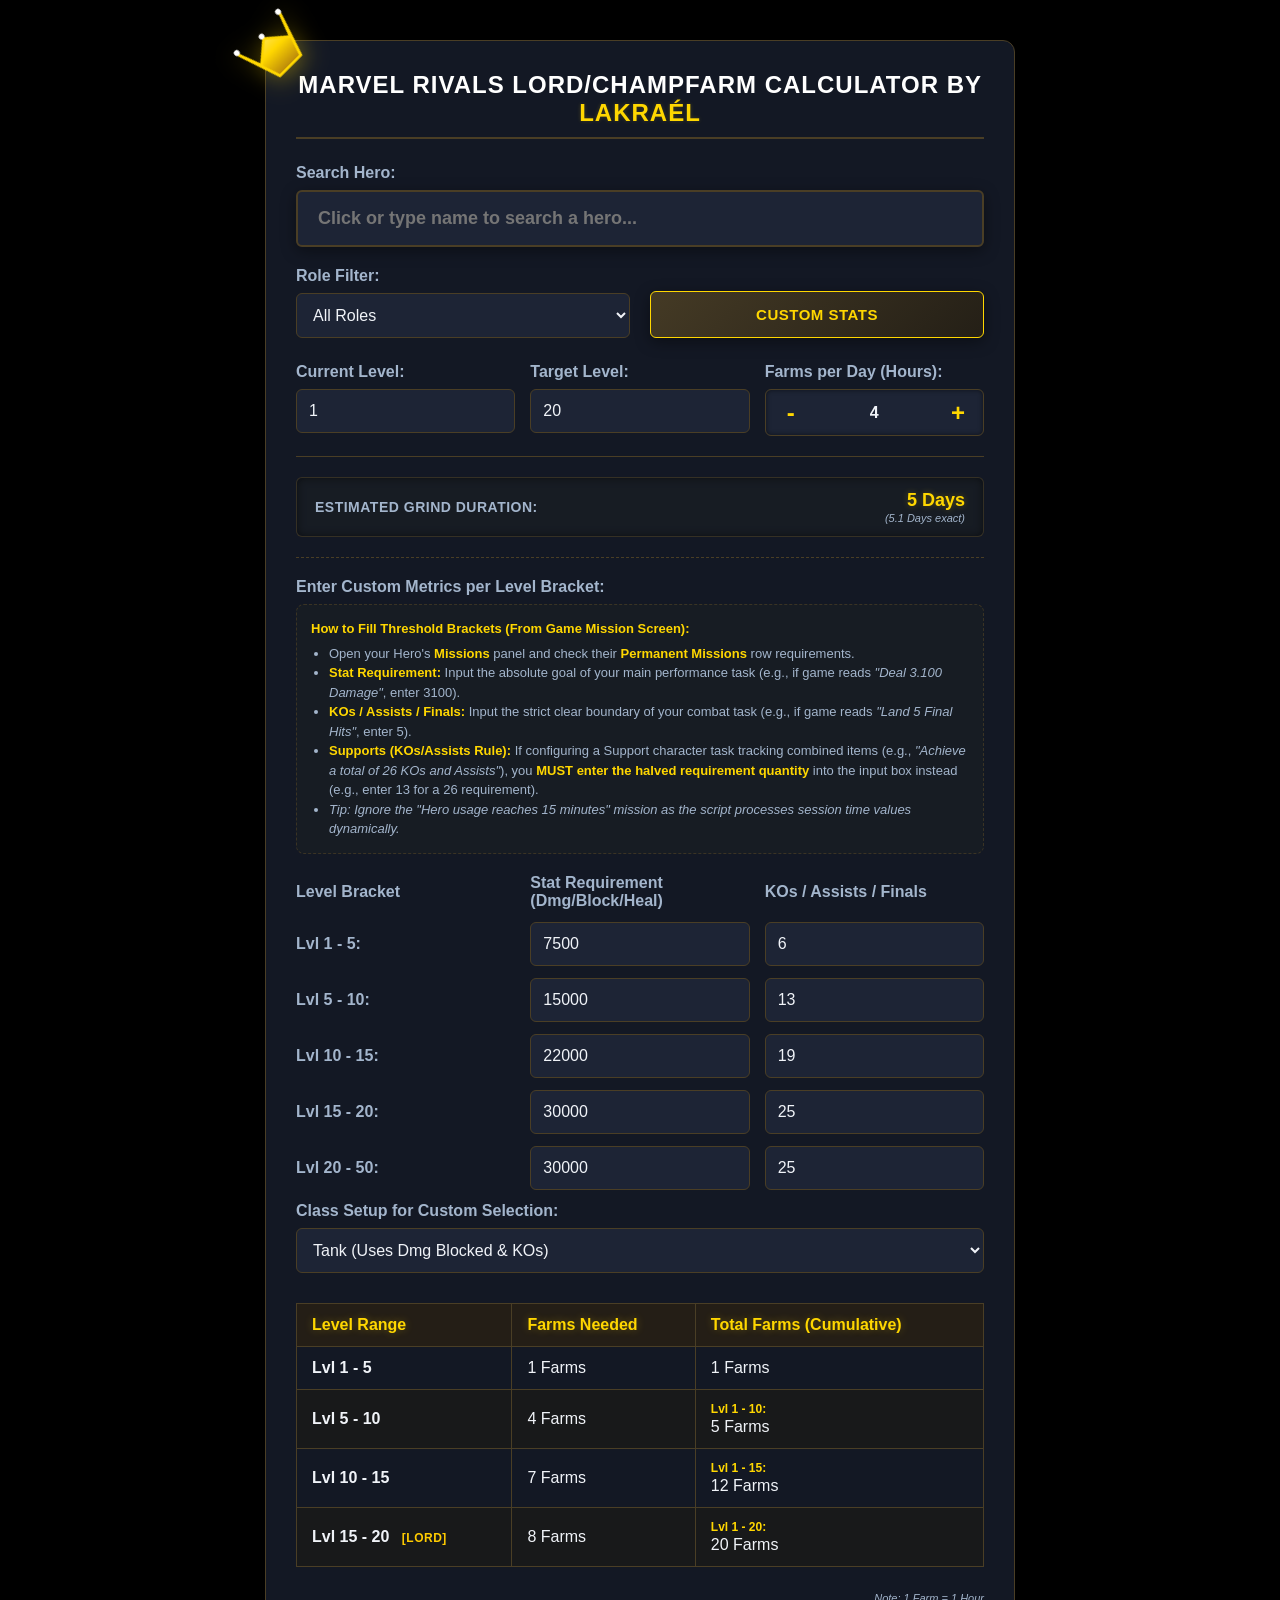
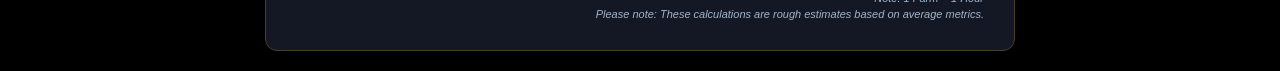
<file: index.html>
<!DOCTYPE html>
<html lang="en">
<head>
    <meta charset="UTF-8">
    <meta name="viewport" content="width=device-width, initial-scale=1.0">
    <title>Marvel Rivals Lord/Champfarm Calculator by Lakraél</title>
    <link rel="stylesheet" href="style.css">
</head>
<body>

<div class="calculator-card">
    
    <div class="crown-wrapper">
        <div class="crown-tooltip">Hey G</div>
        <svg class="card-crown-svg" viewBox="0 0 24 24" fill="none" xmlns="http://www.w3.org/2000/svg">
            <path d="M2 4L5 12L12 6L19 12L22 4L17 19H7L2 4Z" fill="url(#goldGradient)" stroke="#ffd700" stroke-width="1" stroke-linejoin="round"/>
            <circle cx="2" cy="3" r="1" fill="#ffffff" />
            <circle cx="12" cy="5" r="1" fill="#ffffff" />
            <circle cx="22" cy="3" r="1" fill="#ffffff" />
            <defs>
                <linearGradient id="goldGradient" x1="12" y1="3" x2="12" y2="19" gradientUnits="userSpaceOnUse">
                    <stop offset="0%" stop-color="#ffe875" />
                    <stop offset="50%" stop-color="#ffd700" />
                    <stop offset="100%" stop-color="#b8860b" />
                </linearGradient>
            </defs>
        </svg>
    </div>

    <h1>Marvel Rivals Lord/Champfarm Calculator by <span class="shimmer-name">Lakraél</span></h1>
    
    <div class="main-search-row">
        <label for="charSearch">Search Hero:</label>
        <input type="text" id="charSearch" placeholder="Click or type name to search a hero..." autocomplete="off">
        <div id="suggestionsPanel" class="suggestions-list"></div>
    </div>

    <div class="info-banner-base" id="characterInfoBox">
        <div class="info-card-title">⚠️ Character-specific information:</div>
        <div class="info-card-text" id="characterInfoText"></div>
    </div>

    <!-- ADJUSTED BALANCED GRID SITTING FLUSH TOGETHER WITHOUT OVERLAPPING LABEL GAPS -->
    <div class="secondary-controls-grid">
        <div style="width: 100%;">
            <label for="roleFilter">Role Filter:</label>
            <select id="roleFilter">
                <option value="ALL">All Roles</option>
                <option value="DPS">DPS</option>
                <option value="Tank">Tank</option>
                <option value="Support">Support</option>
            </select>
        </div>
        <button class="btn-custom-stats" id="openStatsModal">Custom Stats</button>
    </div>

    <div class="info-banner-base role-info-card" id="roleInfoBox">
        <div class="info-card-title" id="roleInfoTitle"></div>
        <div class="info-card-text" id="roleInfoText"></div>
    </div>

    <div class="level-tracker-grid">
        <div class="form-group" style="margin-bottom: 0;">
            <label for="currentLevel">Current Level:</label>
            <input type="number" id="currentLevel" value="1" min="1" max="50">
        </div>
        <div class="form-group" style="margin-bottom: 0; position: relative;">
            <label for="targetLevel">Target Level:</label>
            <input type="number" id="targetLevel" value="20" min="1" max="50">
            <div id="targetLevelHint" style="font-size: 11px; color: var(--accent-color); margin-top: 4px; display: none; font-style: italic; position: absolute; top: 100%; left: 0; white-space: nowrap; z-index: 10;">Info: You can select any target level from 1 to 50.</div>
        </div>
        <div class="form-group" style="margin-bottom: 0;">
            <label>Farms per Day (Hours):</label>
            <div class="counter-container">
                <button type="button" class="counter-btn" id="btnMinus">-</button>
                <div class="counter-display" id="farmsPerDayDisplay">4</div>
                <button type="button" class="counter-btn" id="btnPlus">+</button>
            </div>
        </div>
    </div>

    <div class="planner-result-bar">
        <span class="planner-bar-title">Estimated Grind Duration:</span>
        <div class="planner-bar-values">
            <div id="daysResultDisplay" class="planner-main-value">0 Days</div>
            <div id="exactDaysDisplay" class="planner-sub-value">(0.0 Days exact)</div>
        </div>
    </div>

    <!-- Custom Threshold Input Fields -->
    <div id="customInputs" class="custom-inputs">
        <label>Enter Custom Metrics per Level Bracket:</label>
        
        <div class="custom-tutorial-box">
            <strong>How to Fill Threshold Brackets (From Game Mission Screen):</strong>
            <ul>
                <li>Open your Hero's <strong>Missions</strong> panel and check their <strong>Permanent Missions</strong> row requirements.</li>
                <li><strong>Stat Requirement:</strong> Input the absolute goal of your main performance task (e.g., if game reads <em>"Deal 3.100 Damage"</em>, enter <code>3100</code>).</li>
                <li><strong>KOs / Assists / Finals:</strong> Input the strict clear boundary of your combat task (e.g., if game reads <em>"Land 5 Final Hits"</em>, enter <code>5</code>).</li>
                <li><strong>Supports (KOs/Assists Rule):</strong> If configuring a Support character task tracking combined items (e.g., <em>"Achieve a total of 26 KOs and Assists"</em>), you <strong>MUST enter the halved requirement quantity</strong> into the input box instead (e.g., enter <code>13</code> for a 26 requirement).</li>
                <li><em>Tip: Ignore the "Hero usage reaches 15 minutes" mission as the script processes session time values dynamically.</em></li>
            </ul>
        </div>

        <div class="grid-row">
            <span>Level Bracket</span>
            <span>Stat Requirement (Dmg/Block/Heal)</span>
            <span>KOs / Assists / Finals</span>
        </div>
        <div class="grid-row">
            <span>Lvl 1 - 5:</span>
            <input type="number" id="custom_d1" value="7500">
            <input type="number" id="custom_c1" value="6">
        </div>
        <div class="grid-row">
            <span>Lvl 5 - 10:</span>
            <input type="number" id="custom_d2" value="15000">
            <input type="number" id="custom_c2" value="13">
        </div>
        <div class="grid-row">
            <span>Lvl 10 - 15:</span>
            <input type="number" id="custom_d3" value="22000">
            <input type="number" id="custom_c3" value="19">
        </div>
        <div class="grid-row">
            <span>Lvl 15 - 20:</span>
            <input type="number" id="custom_d4" value="30000">
            <input type="number" id="custom_c4" value="25">
        </div>
        <div class="grid-row">
            <span>Lvl 20 - 50:</span>
            <input type="number" id="custom_d5" value="30000">
            <input type="number" id="custom_c5" value="25">
        </div>
        <div class="form-group" style="margin-top: 10px;">
            <label for="customClass">Class Setup for Custom Selection:</label>
            <select id="customClass">
                <option value="Tank">Tank (Uses Dmg Blocked & KOs)</option>
                <option value="Support">Support (Uses Healing & Combined KOs/Assists)</option>
                <option value="DPS">DPS (Uses Damage & Finals)</option>
            </select>
        </div>
    </div>

    <div class="table-container">
        <table>
            <thead>
                <tr>
                    <th>Level Range</th>
                    <th>Farms Needed</th>
                    <th>Total Farms (Cumulative)</th>
                </tr>
            </thead>
            <tbody id="resultTableBody"></tbody>
        </table>
    </div>

    <div class="footer-container">
        <div>Note: 1 Farm = 1 Hour</div>
        <div>Please note: These calculations are rough estimates based on average metrics.</div>
    </div>
</div>

<!-- POPUP MODAL -->
<div class="modal-overlay" id="statsModal">
    <div class="modal-content">
        <h3>Global Core Stats Setup</h3>
        <div class="modal-explain-text">
            Changing these values updates your global matchmaking output, directly altering the overall points generated per farm across all heroes.
        </div>
        
        <div class="modal-grid">
            <div class="form-group">
                <label for="modalDmg">Damage:</label>
                <input type="number" id="modalDmg" value="196000" min="0" max="200000">
                <div class="stat-limit-hint">Max 200k</div>
            </div>
            <div class="form-group">
                <label for="modalBlocked">Dmg Blocked (Tanks):</label>
                <input type="number" id="modalBlocked" value="196000" min="0" max="200000">
                <div class="stat-limit-hint">Max 200k</div>
            </div>
            <div class="form-group">
                <label for="modalHealing">Healing (Supports):</label>
                <input type="number" id="modalHealing" value="196000" min="0" max="200000">
                <div class="stat-limit-hint">Max 200k</div>
            </div>
            <div class="form-group">
                <label for="modalKos">KOs (Tank Stat):</label>
                <input type="number" id="modalKos" value="70" min="0">
            </div>
            <div class="form-group">
                <label for="modalAssists">Assists (Support Stat):</label>
                <input type="number" id="modalAssists" value="100" min="0">
            </div>
            <div class="form-group">
                <label for="modalFinals">Finals (DPS Stat):</label>
                <input type="number" id="modalFinals" value="77" min="0" max="80">
                <div class="stat-limit-hint">Max 80</div>
            </div>
        </div>

        <div class="modal-buttons">
            <button class="btn-modal btn-cancel" id="closeStatsModal">Cancel</button>
            <button class="btn-modal btn-reset" id="resetStatsModal">Reset Defaults</button>
            <button class="btn-modal btn-confirm" id="saveStatsModal">Apply & Save</button>
        </div>
    </div>
</div>

<script src="script.js"></script>
</body>
</html>
</file>
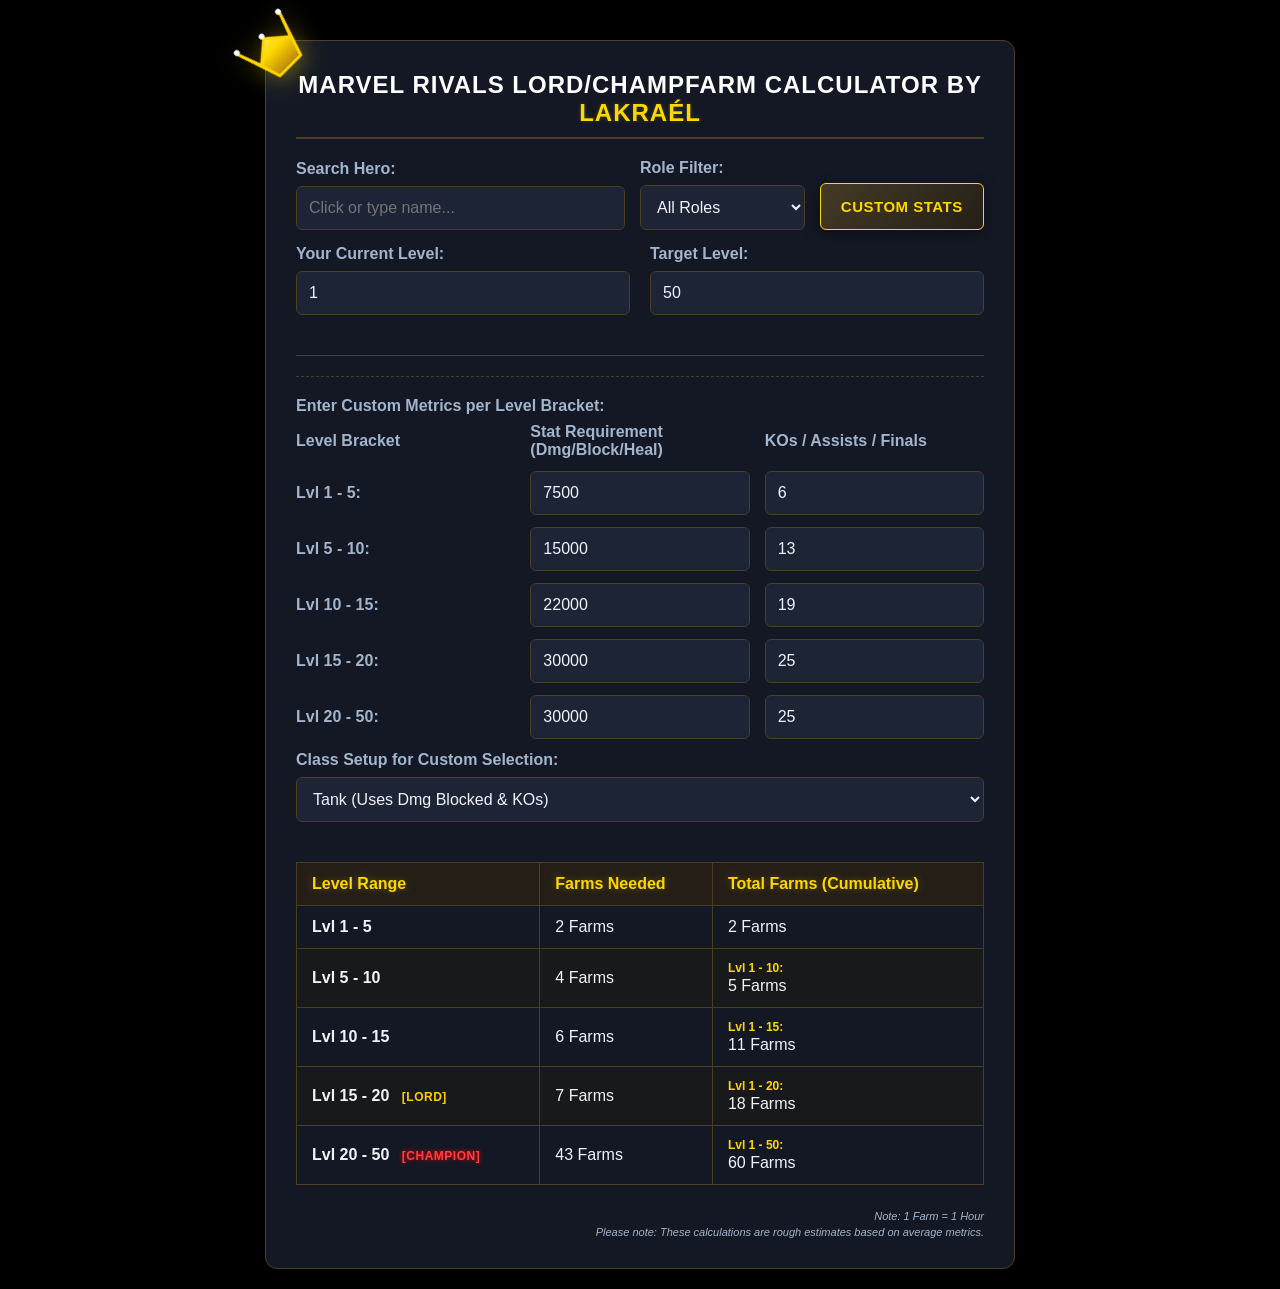
<file: MRLFCHFCALC.html>
<!DOCTYPE html>
<html lang="en">
<head>
    <meta charset="UTF-8">
    <meta name="viewport" content="width=device-width, initial-scale=1.0">
    <title>Marvel Rivals Lord/Champfarm Calculator by Lakraél</title>
    <style>
        :root {
            --bg-color: #000000;
            --container-bg: rgba(21, 26, 38, 0.95);
            --input-bg: rgba(31, 38, 55, 0.9);
            --border-color: #4a3e25; 
            --text-main: #f0f3f8;
            --text-muted: #a3b5cc;
            --accent-color: #ffd700; 
            --gold-glow: #ffb700;
            --table-header: rgba(38, 32, 21, 0.9);
            --table-zebra: rgba(31, 26, 17, 0.5);
            --dps-color: #ff6b6b;
            --tank-color: #54a0ff;
            --support-color: #1dd1a1;
        }

        * {
            box-sizing: border-box;
            margin: 0;
            padding: 0;
            font-family: 'Segoe UI', Tahoma, Geneva, Verdana, sans-serif;
        }

        body {
            background-color: var(--bg-color);
            color: var(--text-main);
            padding: 40px 20px 20px 20px; 
            display: flex;
            justify-content: center;
            align-items: center;
            min-height: 100vh;
        }

        .calculator-card {
            background-color: var(--container-bg);
            border: 1px solid var(--border-color);
            border-radius: 12px;
            width: 100%;
            max-width: 750px;
            padding: 30px;
            box-shadow: 0 12px 40px rgba(0,0,0,0.8);
            transition: transform 0.3s ease, box-shadow 0.3s ease;
            position: relative; 
        }

        .calculator-card:hover {
            box-shadow: 0 16px 50px rgba(255, 215, 0, 0.1);
        }

        .crown-wrapper {
            position: absolute;
            top: -25px; 
            left: -25px;
            z-index: 100;
            cursor: pointer;
        }

        .card-crown-svg {
            width: 70px;
            height: 70px;
            transform: rotate(-45deg); 
            filter: drop-shadow(0 4px 12px rgba(255, 215, 0, 0.4));
            transition: transform 0.3s cubic-bezier(0.175, 0.885, 0.32, 1.275);
            display: block;
        }

        .crown-wrapper:hover .card-crown-svg {
            transform: rotate(-45deg) scale(1.15); 
            filter: drop-shadow(0 6px 18px rgba(255, 215, 0, 0.6));
        }

        .crown-tooltip {
            position: absolute;
            top: 100%; 
            left: 50%;
            transform: translateX(-50%) translateY(5px);
            background-color: #1f2637;
            border: 1px solid var(--accent-color);
            color: #ffffff;
            padding: 6px 14px;
            border-radius: 6px;
            font-size: 13px;
            font-weight: bold;
            white-space: nowrap;
            box-shadow: 0 6px 20px rgba(0,0,0,0.7);
            opacity: 0;
            visibility: hidden;
            transition: opacity 0.25s ease, transform 0.25s ease, visibility 0.25s;
            pointer-events: none;
        }

        .crown-tooltip::after {
            content: "";
            position: absolute;
            bottom: 100%;
            left: 50%;
            transform: translateX(-50%);
            border-width: 6px;
            border-style: solid;
            border-color: transparent transparent var(--accent-color) transparent;
        }

        .crown-wrapper:hover .crown-tooltip {
            opacity: 1;
            visibility: visible;
            transform: translateX(-50%) translateY(15px); 
        }

        h1 {
            font-size: 24px;
            margin-bottom: 20px;
            text-align: center;
            color: #ffffff;
            text-transform: uppercase;
            letter-spacing: 1px;
            border-bottom: 2px solid var(--border-color);
            padding-bottom: 10px;
        }

        .shimmer-name {
            color: var(--accent-color);
            font-weight: bold;
            text-shadow: 0 0 4px rgba(255, 215, 0, 0.2);
            animation: goldGlow 3s infinite alternate ease-in-out;
            display: inline-block;
        }

        @keyframes goldGlow {
            0% { text-shadow: 0 0 4px rgba(255, 215, 0, 0.4), 0 0 10px rgba(255, 215, 0, 0.2); filter: brightness(1); }
            50% { text-shadow: 0 0 12px rgba(255, 215, 0, 0.8), 0 0 25px rgba(255, 183, 0, 0.6); filter: brightness(1.2); }
            100% { text-shadow: 0 0 4px rgba(255, 215, 0, 0.4), 0 0 10px rgba(255, 215, 0, 0.2); filter: brightness(1); }
        }

        .form-group {
            margin-bottom: 20px;
            position: relative;
        }

        label {
            display: block;
            margin-bottom: 8px;
            font-weight: 600;
            color: var(--text-muted);
        }

        select, input {
            width: 100%;
            padding: 12px;
            background-color: var(--input-bg);
            border: 1px solid var(--border-color);
            border-radius: 6px;
            color: var(--text-main);
            font-size: 16px;
            outline: none;
            transition: border-color 0.2s, box-shadow 0.2s, transform 0.2s ease;
        }

        select:hover, input:hover {
            border-color: var(--accent-color);
            box-shadow: 0 0 10px rgba(255, 215, 0, 0.2);
            transform: scale(1.01);
        }

        select:focus, input:focus {
            border-color: var(--accent-color);
            box-shadow: 0 0 14px rgba(255, 215, 0, 0.4);
            transform: scale(1.01);
        }

        .top-controls-grid {
            display: grid;
            grid-template-columns: 2fr 1fr 1fr;
            gap: 15px;
            margin-bottom: 15px;
            align-items: flex-end;
        }

        .btn-custom-stats {
            width: 100%;
            padding: 12px;
            background: linear-gradient(135deg, rgba(74, 62, 37, 0.9), rgba(38, 32, 21, 0.9));
            border: 1px solid var(--accent-color);
            border-radius: 6px;
            color: var(--accent-color);
            font-size: 15px;
            font-weight: bold;
            cursor: pointer;
            text-transform: uppercase;
            letter-spacing: 0.5px;
            transition: all 0.2s ease;
            height: 47px;
            display: flex;
            justify-content: center;
            align-items: center;
            box-shadow: 0 4px 15px rgba(0,0,0,0.4);
        }

        .btn-custom-stats:hover {
            background: linear-gradient(135deg, var(--accent-color), #b8860b);
            color: #000000;
            box-shadow: 0 0 15px rgba(255, 215, 0, 0.4);
            transform: scale(1.03);
        }

        .suggestions-list {
            position: absolute;
            top: 100%;
            left: 0;
            width: 100%;
            background-color: #1f2637;
            border: 1px solid var(--border-color);
            border-top: none;
            border-radius: 0 0 6px 6px;
            max-height: 250px;
            overflow-y: auto;
            z-index: 1000;
            display: none;
            box-shadow: 0 8px 24px rgba(0,0,0,0.5);
        }

        .suggestion-item {
            padding: 12px;
            cursor: pointer;
            display: flex;
            justify-content: space-between;
            align-items: center;
            border-bottom: 1px solid rgba(74, 62, 37, 0.3);
            transition: background-color 0.2s, color 0.2s;
        }

        .suggestion-item:hover {
            background-color: rgba(255, 215, 0, 0.15);
            color: #ffffff;
        }

        .suggestion-item:last-child { border-bottom: none; }

        .role-badge {
            font-size: 11px;
            padding: 2px 6px;
            border-radius: 4px;
            font-weight: bold;
            text-transform: uppercase;
        }
        .badge-dps { background-color: rgba(255, 107, 107, 0.15); color: var(--dps-color); border: 1px solid rgba(255, 107, 107, 0.3); }
        .badge-tank { background-color: rgba(84, 160, 255, 0.15); color: var(--tank-color); border: 1px solid rgba(84, 160, 255, 0.3); }
        .badge-support { background-color: rgba(29, 209, 161, 0.15); color: var(--support-color); border: 1px solid rgba(29, 209, 161, 0.3); }
        .badge-custom { background-color: rgba(255, 215, 0, 0.1); color: var(--accent-color); border: 1px solid rgba(255, 215, 0, 0.2); }

        .level-tracker-grid {
            display: grid;
            grid-template-columns: 1fr 1fr;
            gap: 20px;
            margin-bottom: 20px;
            border-bottom: 1px solid var(--border-color);
            padding-bottom: 20px;
        }

        .custom-inputs {
            display: block;
            margin-top: 20px;
            border-top: 1px dashed var(--border-color);
            padding-top: 20px;
        }

        .grid-row {
            display: grid;
            grid-template-columns: 1fr 1fr 1fr;
            gap: 15px;
            margin-bottom: 12px;
            align-items: center;
        }

        .grid-row span {
            font-weight: bold;
            color: var(--text-muted);
        }

        .table-container {
            margin-top: 30px;
            overflow-x: auto;
        }

        table {
            width: 100%;
            border-collapse: collapse;
            margin-top: 10px;
            background-color: transparent;
        }

        th, td {
            padding: 12px 15px;
            text-align: left;
            border: 1px solid var(--border-color);
        }

        th {
            background-color: var(--table-header);
            color: var(--accent-color);
            font-weight: 600;
            text-shadow: 0 0 8px rgba(255, 215, 0, 0.3);
        }

        tr { Black-color: transparent; transition: transform 0.2s ease, background-color 0.2s; }

        tbody tr:hover td {
            background-color: rgba(74, 62, 37, 0.2) !important;
            color: #ffffff;
        }
        
        tbody tr:hover { transform: scale(1.01); }

        tr:nth-child(even) td { background-color: var(--table-zebra); }
        
        .total-label {
            color: var(--accent-color);
            font-weight: bold;
            font-size: 12px;
            display: block;
            margin-bottom: 2px;
        }

        /* Blitzer-Animationen für Ränge */
        .rank-badge {
            font-weight: 900;
            margin-left: 8px;
            text-transform: uppercase;
            font-size: 12px;
            letter-spacing: 0.5px;
        }

        /* Lord blitzt dezent */
        .rank-lord {
            color: #ffcc00;
            animation: lordFlash 2s infinite ease-in-out;
        }

        /* Champion blitzt aggressiver und stärker */
        .rank-champion {
            color: #ff3e3e;
            text-shadow: 0 0 4px #ff0000;
            animation: champFlash 0.8s infinite ease-in-out;
        }

        @keyframes lordFlash {
            0%, 100% { opacity: 0.6; text-shadow: 0 0 2px rgba(255,204,0,0.4); }
            50% { opacity: 1; text-shadow: 0 0 8px rgba(255,204,0,1); }
        }

        @keyframes champFlash {
            0%, 100% { opacity: 0.4; text-shadow: 0 0 2px rgba(255,0,0,0.3); transform: scale(1); }
            50% { opacity: 1; text-shadow: 0 0 14px #ff0000, 0 0 4px #ffffff; transform: scale(1.03); }
        }

        .footer-container {
            margin-top: 25px;
            display: flex;
            flex-direction: column;
            gap: 4px;
            align-items: flex-end;
            font-size: 11px;
            color: var(--text-muted);
            font-style: italic;
        }

        /* MODAL STYLES */
        .modal-overlay {
            position: fixed;
            top: 0;
            left: 0;
            width: 100%;
            height: 100%;
            background-color: rgba(0, 0, 0, 0.85);
            display: flex;
            justify-content: center;
            align-items: center;
            z-index: 2000;
            opacity: 0;
            visibility: hidden;
            transition: opacity 0.3s ease, visibility 0.3s ease;
        }

        .modal-overlay.active {
            opacity: 1;
            visibility: visible;
        }

        .modal-content {
            background-color: var(--container-bg);
            border: 2px solid var(--border-color);
            border-radius: 12px;
            width: 100%;
            max-width: 520px;
            padding: 30px;
            box-shadow: 0 20px 60px rgba(0,0,0,0.9);
            transform: translateY(-20px);
            transition: transform 0.3s ease;
        }

        .modal-overlay.active .modal-content {
            transform: translateY(0);
        }

        .modal-header {
            font-size: 20px;
            color: var(--accent-color);
            text-transform: uppercase;
            margin-bottom: 8px;
            text-align: center;
            font-weight: bold;
        }

        .modal-explain-text {
            font-size: 12px;
            color: var(--text-muted);
            text-align: center;
            margin-bottom: 20px;
            line-height: 1.4;
            border-bottom: 1px solid var(--border-color);
            padding-bottom: 12px;
        }

        .modal-grid {
            display: grid;
            grid-template-columns: 1fr 1fr;
            gap: 15px;
            margin-bottom: 25px;
        }

        .modal-buttons {
            display: flex;
            gap: 12px;
            justify-content: flex-end;
        }

        .btn-modal {
            padding: 10px 16px;
            border-radius: 6px;
            font-weight: bold;
            cursor: pointer;
            text-transform: uppercase;
            font-size: 13px;
            transition: all 0.2s;
        }

        .btn-confirm {
            background-color: var(--accent-color);
            border: 1px solid var(--accent-color);
            color: #000000;
        }
        .btn-confirm:hover {
            background-color: #ffe875;
            box-shadow: 0 0 10px rgba(255, 215, 0, 0.4);
        }

        .btn-reset {
            background-color: rgba(184, 134, 11, 0.15);
            border: 1px solid darkbackground;
            border: 1px solid #b8860b;
            color: var(--accent-color);
        }
        .btn-reset:hover {
            background-color: rgba(184, 134, 11, 0.3);
            color: #ffffff;
        }

        .btn-cancel {
            background-color: transparent;
            border: 1px solid var(--text-muted);
            color: var(--text-muted);
        }
        .btn-cancel:hover {
            border-color: #ffffff;
            color: #ffffff;
        }
        
        .stat-limit-hint {
            font-size: 11px;
            color: #ff6b6b;
            margin-top: 2px;
            font-style: italic;
        }
    </style>
</head>
<body>

<div class="calculator-card">
    
    <div class="crown-wrapper">
        <div class="crown-tooltip">Hey G</div>
        <svg class="card-crown-svg" viewBox="0 0 24 24" fill="none" xmlns="http://www.w3.org/2000/svg">
            <path d="M2 4L5 12L12 6L19 12L22 4L17 19H7L2 4Z" fill="url(#goldGradient)" stroke="#ffd700" stroke-width="1" stroke-linejoin="round"/>
            <circle cx="2" cy="3" r="1" fill="#ffffff" />
            <circle cx="12" cy="5" r="1" fill="#ffffff" />
            <circle cx="22" cy="3" r="1" fill="#ffffff" />
            <defs>
                <linearGradient id="goldGradient" x1="12" y1="3" x2="12" y2="19" gradientUnits="userSpaceOnUse">
                    <stop offset="0%" stop-color="#ffe875" />
                    <stop offset="50%" stop-color="#ffd700" />
                    <stop offset="100%" stop-color="#b8860b" />
                </linearGradient>
            </defs>
        </svg>
    </div>

    <h1>Marvel Rivals Lord/Champfarm Calculator by <span class="shimmer-name">Lakraél</span></h1>
    
    <div class="top-controls-grid">
        <div class="form-group" style="margin-bottom: 0;">
            <label for="charSearch">Search Hero:</label>
            <input type="text" id="charSearch" placeholder="Click or type name..." autocomplete="off">
            <div id="suggestionsPanel" class="suggestions-list"></div>
        </div>
        <div class="form-group" style="margin-bottom: 0;">
            <label for="roleFilter">Role Filter:</label>
            <select id="roleFilter">
                <option value="ALL">All Roles</option>
                <option value="DPS">DPS</option>
                <option value="Tank">Tank</option>
                <option value="Support">Support</option>
            </select>
        </div>
        <div class="form-group" style="margin-bottom: 0;">
            <button class="btn-custom-stats" id="openStatsModal">Custom Stats</button>
        </div>
    </div>

    <div class="level-tracker-grid" style="margin-top: 15px;">
        <div class="form-group">
            <label for="currentLevel">Your Current Level:</label>
            <input type="number" id="currentLevel" value="1" min="1" max="50">
        </div>
        <div class="form-group">
            <label for="targetLevel">Target Level:</label>
            <input type="number" id="targetLevel" value="50" min="1" max="50">
        </div>
    </div>

    <!-- Custom Threshold Input Fields -->
    <div id="customInputs" class="custom-inputs">
        <label>Enter Custom Metrics per Level Bracket:</label>
        <div class="grid-row">
            <span>Level Bracket</span>
            <span>Stat Requirement (Dmg/Block/Heal)</span>
            <span>KOs / Assists / Finals</span>
        </div>
        <div class="grid-row">
            <span>Lvl 1 - 5:</span>
            <input type="number" id="custom_d1" value="7500">
            <input type="number" id="custom_c1" value="6">
        </div>
        <div class="grid-row">
            <span>Lvl 5 - 10:</span>
            <input type="number" id="custom_d2" value="15000">
            <input type="number" id="custom_c2" value="13">
        </div>
        <div class="grid-row">
            <span>Lvl 10 - 15:</span>
            <input type="number" id="custom_d3" value="22000">
            <input type="number" id="custom_c3" value="19">
        </div>
        <div class="grid-row">
            <span>Lvl 15 - 20:</span>
            <input type="number" id="custom_d4" value="30000">
            <input type="number" id="custom_c4" value="25">
        </div>
        <div class="grid-row">
            <span>Lvl 20 - 50:</span>
            <input type="number" id="custom_d5" value="30000">
            <input type="number" id="custom_c5" value="25">
        </div>
        <div class="form-group" style="margin-top: 10px;">
            <label for="customClass">Class Setup for Custom Selection:</label>
            <select id="customClass">
                <option value="Tank">Tank (Uses Dmg Blocked & KOs)</option>
                <option value="Support">Support (Uses Healing & Assists)</option>
                <option value="DPS">DPS (Uses Damage & Finals)</option>
            </select>
        </div>
    </div>

    <div class="table-container">
        <table>
            <thead>
                <tr>
                    <th>Level Range</th>
                    <th>Farms Needed</th>
                    <th>Total Farms (Cumulative)</th>
                </tr>
            </thead>
            <tbody id="resultTableBody"></tbody>
        </table>
    </div>

    <div class="footer-container">
        <div>Note: 1 Farm = 1 Hour</div>
        <div>Please note: These calculations are rough estimates based on average metrics.</div>
    </div>
</div>

<!-- POPUP MODAL -->
<div class="modal-overlay" id="statsModal">
    <div class="modal-content">
        <div class="modal-header">Global Core Stats Setup</div>
        <div class="modal-explain-text">
            Changing these values updates your global matchmaking output, directly altering the overall points generated per farm across all heroes.
        </div>
        
        <div class="modal-grid">
            <div class="form-group">
                <label for="modalDmg">Damage:</label>
                <input type="number" id="modalDmg" value="196000" min="0" max="200000">
                <div class="stat-limit-hint">Max 200k</div>
            </div>
            <div class="form-group">
                <label for="modalBlocked">Dmg Blocked (Tanks):</label>
                <input type="number" id="modalBlocked" value="150000" min="0" max="200000">
                <div class="stat-limit-hint">Max 200k</div>
            </div>
            <div class="form-group">
                <label for="modalHealing">Healing (Supports):</label>
                <input type="number" id="modalHealing" value="150000" min="0" max="200000">
                <div class="stat-limit-hint">Max 200k</div>
            </div>
            <div class="form-group">
                <label for="modalKos">KOs (Tank Stat):</label>
                <input type="number" id="modalKos" value="150" min="0">
            </div>
            <div class="form-group">
                <label for="modalAssists">Assists (Support Stat):</label>
                <input type="number" id="modalAssists" value="150" min="0">
            </div>
            <div class="form-group">
                <label for="modalFinals">Finals (DPS Stat):</label>
                <input type="number" id="modalFinals" value="77" min="0">
            </div>
        </div>

        <div class="modal-buttons">
            <button class="btn-modal btn-cancel" id="closeStatsModal">Cancel</button>
            <button class="btn-modal btn-reset" id="resetStatsModal">Reset to Defaults</button>
            <button class="btn-modal btn-confirm" id="saveStatsModal">Apply & Save</button>
        </div>
    </div>
</div>

<script>
    // Standard-Durchschnittswerte zum Zurücksetzen hinterlegen
    const defaultCoreStats = {
        dmg: 196000,
        blocked: 150000,
        healing: 150000,
        Tank: 150,       
        Support: 150,    
        DPS: 77          
    };

    // Aktive Core Stats klonen
    let coreStats = { ...defaultCoreStats };

    const database = {
        "Angela": { class: "Tank", lines: [[7500, 6], [15000, 13], [22000, 19], [30000, 25], [30000, 25]] },
        "Black Cat": { class: "DPS", lines: [[3700, 5], [7500, 10], [11000, 15], [15000, 20], [15000, 20]] },
        "Black Panther / BP": { class: "DPS", lines: [[3700, 5], [7500, 10], [11000, 15], [15000, 20], [15000, 20]] },
        "Black Widow / BW": { class: "DPS", lines: [[3100, 5], [6200, 10], [9200, 15], [12000, 20], [12000, 20]] },
        "Blade": { class: "DPS", lines: [[5100, 5], [10000, 10], [15000, 15], [20000, 20], [20000, 20]] },
        "Bruce Banner / Hulk": { class: "Tank", lines: [[10000, 5], [21000, 11], [31000, 16], [42000, 22], [42000, 22]] },
        "Captain America / Cap": { class: "Tank", lines: [[9000, 6], [18000, 13], [27000, 19], [36000, 25], [36000, 25]] },
        "Cloak and Dagger / Cnd": { class: "Support", lines: [[5400, 7.5], [11000, 15], [16000, 19], [36000, 25], [36000, 25]] },
        "Cyclops": { class: "DPS", lines: [[5700, 6], [11000, 11], [17000, 17], [23000, 23], [23000, 23]] },
        "Daredevil": { class: "DPS", lines: [[3700, 5], [7500, 10], [11000, 15], [15000, 20], [15000, 20]] },
        "Deadpool": { class: "Support", lines: [[5700, 7.5], [11000, 15], [17000, 22.5], [23000, 30], [23000, 30]] },
        "Devil Dinosaur": { class: "Tank", lines: [[14000, 7], [27000, 15], [41000, 22], [55000, 29], [55000, 29]] },
        "Doctor Strange": { class: "Tank", lines: [[10000, 6], [21000, 13], [31000, 19], [42000, 25], [42000, 25]] },
        "Elsa Bloodstone": { class: "DPS", lines: [[5700, 6], [11000, 11], [17000, 17], [23000, 23], [23000, 23]] },
        "Emma Frost": { class: "Tank", lines: [[10000, 7], [21000, 15], [31000, 22], [42000, 29], [42000, 29]] },
        "Gambit": { class: "Support", lines: [[4500, 7.5], [9100, 15], [14000, 22.5], [18000, 30], [18000, 30]] },
        "Groot": { class: "Tank", lines: [[14000, 6], [27000, 13], [41000, 19], [55000, 25], [55000, 25]] },
        "Hawkeye": { class: "DPS", lines: [[5100, 6], [10000, 11], [15000, 17], [20000, 23], [20000, 23]] },
        "Hela": { class: "DPS", lines: [[5700, 7], [11000, 13], [17000, 19], [23000, 25], [23000, 25]] },
        "Human Torch": { class: "DPS", lines: [[4400, 4], [8800, 8], [13000, 12], [18000, 17], [18000, 17]] },
        "Invisible Woman": { class: "Support", lines: [[6200, 7.5], [12000, 15], [18000, 22.5], [25000, 30], [25000, 30]] },
        "Iron Fist": { class: "DPS", lines: [[3100, 4], [6200, 8], [9200, 12], [12000, 17], [12000, 17]] },
        "Iron Man": { class: "DPS", lines: [[4400, 4], [8800, 8], [13000, 12], [18000, 17], [18000, 17]] },
        "Jeff": { class: "Support", lines: [[5400, 12.5], [11000, 13], [16000, 19], [21000, 25.5], [21000, 25.5]] },
        "Loki": { class: "Support", lines: [[5400, 7.5], [11000, 15], [16000, 22.5], [21000, 30], [21000, 30]] },
        "Magik": { class: "DPS", lines: [[4400, 5], [8800, 10], [13000, 15], [18000, 20], [18000, 20]] },
        "Magneto": { class: "Tank", lines: [[9000, 7], [18000, 15], [27000, 22], [36000, 29], [36000, 29]] },
        "Moon Knight": { class: "DPS", lines: [[4400, 4], [8800, 8], [13000, 12], [18000, 17], [18000, 17]] },
        "Mr. Fantastic": { class: "DPS", lines: [[5100, 5], [10000, 10], [15000, 15], [20000, 20], [20000, 20]] },
        "Namor": { class: "DPS", lines: [[5100, 4], [10000, 8], [15000, 12], [20000, 17], [20000, 17]] },
        "Peni Parker": { class: "Tank", lines: [[7500, 7], [15000, 15], [22000, 22], [30000, 29], [30000, 29]] },
        "Phoenix": { class: "DPS", lines: [[5700, 7], [11000, 13], [17000, 19], [23000, 25], [23000, 25]] },
        "Psylocke": { class: "DPS", lines: [[3700, 5], [7500, 10], [11000, 15], [15000, 20], [15000, 20]] },
        "Rocket Raccoon": { class: "Support", lines: [[5400, 7.5], [11000, 15], [16000, 22.5], [21000, 30], [21000, 30]] },
        "Rogue": { class: "Tank", lines: [[9000, 6], [18000, 13], [27000, 19], [36000, 25], [36000, 25]] },
        "Scarlet Witch": { class: "DPS", lines: [[3700, 5], [7500, 10], [11000, 15], [15000, 20], [15000, 20]] },
        "Spiderman": { class: "DPS", lines: [[3100, 4], [6200, 8], [9200, 12], [12000, 17], [12000, 17]] },
        "Squirrel Girl": { class: "DPS", lines: [[5100, 5], [10000, 10], [15000, 15], [20000, 20], [20000, 20]] },
        "Star-Lord": { class: "DPS", lines: [[4400, 5], [8800, 10], [13000, 15], [18000, 20], [18000, 20]] },
        "Storm": { class: "DPS", lines: [[4400, 5], [8800, 10], [13000, 15], [18000, 20], [18000, 20]] },
        "The Punisher": { class: "DPS", lines: [[5100, 5], [10000, 10], [15000, 15], [20000, 20], [20000, 20]] },
        "The Thing": { class: "Tank", lines: [[10000, 7], [21000, 15], [31000, 22], [42000, 29], [42000, 29]] },
        "Thor": { class: "Tank", lines: [[9000, 6], [18000, 13], [27000, 19], [36000, 25], [36000, 25]] },
        "Venom": { class: "Tank", lines: [[10000, 6], [21000, 13], [31000, 19], [42000, 25], [42000, 25]] },
        "White Fox": { class: "Support", lines: [[5400, 7.5], [11000, 15], [16000, 22.5], [21000, 30], [21000, 30]] },
        "Winter Soldier": { class: "DPS", lines: [[3700, 4], [7500, 8], [11000, 12], [15000, 17], [15000, 17]] },
        "Wolverine": { class: "DPS", lines: [[4400, 5], [8800, 10], [13000, 15], [18000, 20], [18000, 20]] }
    };

    const levelRanges = [
        { min: 1,  max: 5,  costPerLevel: 125,  questPoints: 7,  timePoints: 80,  name: "Lvl 1 - 5", badge: "" },
        { min: 5,  max: 10, costPerLevel: 240,  questPoints: 13, timePoints: 80,  name: "Lvl 5 - 10", badge: "" },
        { min: 10, max: 15, costPerLevel: 400,  questPoints: 20, timePoints: 80,  name: "Lvl 10 - 15", badge: "" },
        { min: 15, max: 20, costPerLevel: 480,  questPoints: 26, timePoints: 80,  name: "Lvl 15 - 20", badge: '<span class="rank-badge rank-lord">[Lord]</span>' },
        { min: 20, max: 50, costPerLevel: 1600, questPoints: 80, timePoints: 240, name: "Lvl 20 - 50", badge: '<span class="rank-badge rank-champion">[Champion]</span>' }
    ];

    let selectedCharacterKey = "custom"; 

    const searchInput = document.getElementById("charSearch");
    const panel = document.getElementById("suggestionsPanel");
    const roleFilter = document.getElementById("roleFilter");
    const customInputsDiv = document.getElementById("customInputs");
    
    const statsModal = document.getElementById("statsModal");
    const openStatsBtn = document.getElementById("openStatsModal");
    const closeStatsBtn = document.getElementById("closeStatsModal");
    const saveStatsBtn = document.getElementById("saveStatsModal");
    const resetStatsBtn = document.getElementById("resetStatsModal");

    openStatsBtn.addEventListener("click", () => {
        document.getElementById("modalDmg").value = coreStats.dmg;
        document.getElementById("modalBlocked").value = coreStats.blocked;
        document.getElementById("modalHealing").value = coreStats.healing;
        document.getElementById("modalKos").value = coreStats.Tank;
        document.getElementById("modalAssists").value = coreStats.Support;
        document.getElementById("modalFinals").value = coreStats.DPS;
        statsModal.classList.add("active");
    });

    closeStatsBtn.addEventListener("click", () => statsModal.classList.remove("active"));

    // Reset Knopf Logik
    resetStatsBtn.addEventListener("click", () => {
        document.getElementById("modalDmg").value = defaultCoreStats.dmg;
        document.getElementById("modalBlocked").value = defaultCoreStats.blocked;
        document.getElementById("modalHealing").value = defaultCoreStats.healing;
        document.getElementById("modalKos").value = defaultCoreStats.Tank;
        document.getElementById("modalAssists").value = defaultCoreStats.Support;
        document.getElementById("modalFinals").value = defaultCoreStats.DPS;
    });

    saveStatsBtn.addEventListener("click", () => {
        let newDmg = Math.min(200000, Math.max(0, parseFloat(document.getElementById("modalDmg").value) || 0));
        let newBlocked = Math.min(200000, Math.max(0, parseFloat(document.getElementById("modalBlocked").value) || 0));
        let newHealing = Math.min(200000, Math.max(0, parseFloat(document.getElementById("modalHealing").value) || 0));
        
        coreStats.dmg = newDmg;
        coreStats.blocked = newBlocked;
        coreStats.healing = newHealing;
        coreStats.Tank = Math.max(0, parseFloat(document.getElementById("modalKos").value) || 0);
        coreStats.Support = Math.max(0, parseFloat(document.getElementById("modalAssists").value) || 0);
        coreStats.DPS = Math.max(0, parseFloat(document.getElementById("modalFinals").value) || 0);

        statsModal.classList.remove("active");
        calculate(); 
    });

    function showSuggestions() {
        const query = searchInput.value.toLowerCase();
        const activeRole = roleFilter.value;
        panel.innerHTML = "";

        if (query === "" || "-- custom thresholds setup --".includes(query)) {
            const div = document.createElement("div");
            div.className = "suggestion-item";
            div.innerHTML = `<span>-- Custom Thresholds Setup --</span><span class="role-badge badge-custom">Custom</span>`;
            div.onclick = () => selectHero("custom", "-- Custom Thresholds Setup --");
            panel.appendChild(div);
        }

        for (const name in database) {
            const data = database[name];
            const matchesSearch = name.toLowerCase().includes(query);
            const matchesRole = (activeRole === "ALL" || data.class === activeRole);

            if (matchesSearch && matchesRole) {
                const div = document.createElement("div");
                div.className = "suggestion-item";
                let badgeClass = data.class.toLowerCase();
                div.innerHTML = `<span>${name}</span><span class="role-badge badge-${badgeClass}">${data.class}</span>`;
                div.onclick = () => selectHero(name, name);
                panel.appendChild(div);
            }
        }
        panel.style.display = panel.children.length > 0 ? "block" : "none";
    }

    function selectHero(key, displayName) {
        selectedCharacterKey = key;
        searchInput.value = (key === "custom") ? "" : displayName;
        panel.style.display = "none";
        customInputsDiv.style.display = (key === "custom") ? "block" : "none";
        calculate();
    }

    searchInput.addEventListener("click", () => { searchInput.value = ""; showSuggestions(); });
    searchInput.addEventListener("focus", showSuggestions);
    searchInput.addEventListener("input", showSuggestions);
    roleFilter.addEventListener("change", showSuggestions);

    document.addEventListener("click", (e) => {
        if (!searchInput.contains(e.target) && !panel.contains(e.target) && !roleFilter.contains(e.target)) {
            panel.style.display = "none";
        }
    });

    document.getElementById("currentLevel").addEventListener("input", calculate);
    document.getElementById("targetLevel").addEventListener("input", calculate);
    document.getElementById("customClass").addEventListener("change", calculate);
    for (let i = 1; i <= 5; i++) {
        document.getElementById(`custom_d${i}`).addEventListener('input', calculate);
        document.getElementById(`custom_c${i}`).addEventListener('input', calculate);
    }

    function formatFarms(farmsValue) {
        if (farmsValue <= 0) return "0 Farms";
        return `${Math.ceil(farmsValue)} Farms`;
    }

    function calculate() {
        let currentLvl = parseInt(document.getElementById("currentLevel").value) || 1;
        let targetLvl = parseInt(document.getElementById("targetLevel").value) || 50;

        if (currentLvl < 1) currentLvl = 1; if (currentLvl > 50) currentLvl = 50;
        if (targetLvl < 1) targetLvl = 1; if (targetLvl > 50) targetLvl = 50;

        let charClass = "";
        let lines = [];

        if (selectedCharacterKey === "custom") {
            charClass = document.getElementById("customClass").value;
            for (let i = 1; i <= 5; i++) {
                const dmg = parseFloat(document.getElementById(`custom_d${i}`).value) || 1;
                const cls = parseFloat(document.getElementById(`custom_c${i}`).value) || 1;
                lines.push([dmg, cls]);
            }
        } else {
            if (!database[selectedCharacterKey]) return;
            charClass = database[selectedCharacterKey].class;
            lines = database[selectedCharacterKey].lines;
        }

        let activeBigStatValue = coreStats.dmg; 
        if (charClass === "Support") {
            activeBigStatValue = coreStats.healing; 
        } else if (charClass === "Tank") {
            activeBigStatValue = coreStats.blocked; 
        }

        let farmsCumulative = 0;
        let firstPrintedRow = true;
        const tableBody = document.getElementById("resultTableBody");
        tableBody.innerHTML = "";

        levelRanges.forEach((range, index) => {
            if (range.min >= targetLvl) return;

            const activeStart = Math.max(currentLvl, range.min);
            const activeEnd = Math.min(targetLvl, range.max);

            if (activeStart >= activeEnd) return;

            const remainingLevelsInRange = activeEnd - activeStart;
            const dynamicRangeCost = remainingLevelsInRange * range.costPerLevel;

            const threshDmg = lines[index][0];
            const threshCls = lines[index][1];

            const dmgPoints = Math.floor(activeBigStatValue / threshDmg) * range.questPoints;
            const clsPoints = Math.floor(coreStats[charClass] / threshCls) * range.questPoints;
            const totalPointsPerFarm = range.timePoints + dmgPoints + clsPoints;

            const farmsRange = dynamicRangeCost / totalPointsPerFarm;
            farmsCumulative += farmsRange;

            // Name der Zeile + Badge anhängen falls vorhanden (Lord/Champ)
            let rowName = `Lvl ${activeStart} - ${activeEnd} ${range.badge}`;

            const tr = document.createElement("tr");
            tr.innerHTML = `
                <td><strong>${rowName}</strong></td>
                <td>${formatFarms(farmsRange)}</td>
                <td>
                    ${firstPrintedRow ? formatFarms(farmsRange) : `<span class="total-label">Lvl ${currentLvl} - ${activeEnd}:</span>${formatFarms(farmsCumulative)}`}
                </td>
            `;
            tableBody.appendChild(tr);
            firstPrintedRow = false;
        });

        if (tableBody.innerHTML === "" || currentLvl >= targetLvl) {
            tableBody.innerHTML = `<tr><td colspan="3" style="text-align:center; color:var(--text-muted);">Your target level is equal to or lower than your current level!</td></tr>`;
        }
    }

    calculate();
</script>

</body>
</html>
</file>
<file: style.css>
:root {
            --bg-color: #000000;
            --container-bg: rgba(21, 26, 38, 0.95);
            --input-bg: rgba(31, 38, 55, 0.9);
            --border-color: #4a3e25; 
            --text-main: #f0f3f8;
            --text-muted: #a3b5cc;
            --accent-color: #ffd700; 
            --gold-glow: #ffb700;
            --table-header: rgba(38, 32, 21, 0.9);
            --table-zebra: rgba(31, 26, 17, 0.5);
            --dps-color: #ff6b6b;
            --tank-color: #54a0ff;
            --support-color: #1dd1a1;
        }

        * {
            box-sizing: border-box;
            margin: 0;
            padding: 0;
            font-family: 'Segoe UI', Tahoma, Geneva, Verdana, sans-serif;
        }

        body {
            background-color: var(--bg-color);
            color: var(--text-main);
            padding: 40px 20px 20px 20px; 
            display: flex;
            justify-content: center;
            align-items: center;
            min-height: 100vh;
        }

        .calculator-card {
            background-color: var(--container-bg);
            border: 1px solid var(--border-color);
            border-radius: 12px;
            width: 100%;
            max-width: 750px;
            padding: 30px;
            box-shadow: 0 12px 40px rgba(0,0,0,0.8);
            position: relative; 
        }

        .calculator-card:hover {
            box-shadow: 0 16px 50px rgba(255, 215, 0, 0.1);
        }

        .crown-wrapper {
            position: absolute;
            top: -25px; 
            left: -25px;
            z-index: 100;
            cursor: pointer;
        }

        .card-crown-svg {
            width: 70px;
            height: 70px;
            transform: rotate(-45deg); 
            filter: drop-shadow(0 4px 12px rgba(255, 215, 0, 0.4));
            transition: transform 0.3s cubic-bezier(0.175, 0.885, 0.32, 1.275);
            display: block;
        }

        .crown-wrapper:hover .card-crown-svg {
            transform: rotate(-45deg) scale(1.15); 
            filter: drop-shadow(0 6px 18px rgba(255, 215, 0, 0.6));
        }

        .crown-tooltip {
            position: absolute;
            top: 100%; 
            left: 50%;
            transform: translateX(-50%) translateY(5px);
            background-color: #1f2637;
            border: 1px solid var(--accent-color);
            color: #ffffff;
            padding: 6px 14px;
            border-radius: 6px;
            font-size: 13px;
            font-weight: bold;
            white-space: nowrap;
            box-shadow: 0 6px 20px rgba(0,0,0,0.7);
            opacity: 0;
            visibility: hidden;
            transition: opacity 0.25s ease, transform 0.25s ease, visibility 0.25s;
            pointer-events: none;
        }

        .crown-tooltip::after {
            content: "";
            position: absolute;
            bottom: 100%;
            left: 50%;
            transform: translateX(-50%);
            border-width: 6px;
            border-style: solid;
            border-color: transparent transparent var(--accent-color) transparent;
        }

        .crown-wrapper:hover .crown-tooltip {
            opacity: 1;
            visibility: visible;
            transform: translateX(-50%) translateY(15px); 
        }

        h1 {
            font-size: 24px;
            margin-bottom: 25px;
            text-align: center;
            color: #ffffff;
            text-transform: uppercase;
            letter-spacing: 1px;
            border-bottom: 2px solid var(--border-color);
            padding-bottom: 10px;
        }

        .shimmer-name {
            color: var(--accent-color);
            font-weight: bold;
            text-shadow: 0 0 4px rgba(255, 215, 0, 0.2);
            animation: goldGlow 3s infinite alternate ease-in-out;
            display: inline-block;
        }

        @keyframes goldGlow {
            0% { text-shadow: 0 0 4px rgba(255, 215, 0, 0.4), 0 0 10px rgba(255, 215, 0, 0.2); filter: brightness(1); }
            50% { text-shadow: 0 0 12px rgba(255, 215, 0, 0.8), 0 0 25px rgba(255, 183, 0, 0.6); filter: brightness(1.2); }
            100% { text-shadow: 0 0 4px rgba(255, 215, 0, 0.4), 0 0 10px rgba(255, 215, 0, 0.2); filter: brightness(1); }
        }

        .form-group {
            margin-bottom: 20px;
            position: relative;
        }

        label {
            display: block;
            margin-bottom: 8px;
            font-weight: 600;
            color: var(--text-muted);
        }

        select, input {
            width: 100%;
            padding: 12px;
            background-color: var(--input-bg);
            border: 1px solid var(--border-color);
            border-radius: 6px;
            color: var(--text-main);
            font-size: 16px;
            outline: none;
            transition: border-color 0.2s, box-shadow 0.2s, transform 0.2s ease;
        }

        select:hover, input:hover {
            border-color: var(--accent-color);
            box-shadow: 0 0 10px rgba(255, 215, 0, 0.2);
            transform: scale(1.01);
        }

        select:focus, input:focus {
            border-color: var(--accent-color);
            box-shadow: 0 0 14px rgba(255, 215, 0, 0.4);
            transform: scale(1.01);
        }

        .main-search-row {
            margin-bottom: 20px;
            position: relative;
        }

        .main-search-row input {
            padding: 16px 20px;
            font-size: 18px;
            font-weight: 600;
            border: 2px solid var(--border-color);
            box-shadow: 0 4px 15px rgba(0,0,0,0.4);
        }

        .main-search-row input:focus {
            border-color: var(--accent-color);
            box-shadow: 0 0 20px rgba(255, 215, 0, 0.25);
        }

        /* ROLE FILTER & CUSTOM STATS ROW (MATCHING IMAGE_465A47.PNG) */
        .secondary-controls-grid {
            display: grid;
            grid-template-columns: 1fr 1fr;
            gap: 20px;
            margin-bottom: 25px;
            align-items: flex-end;
        }

        .btn-custom-stats {
            width: 100%;
            height: 47px;
            padding: 12px;
            background: linear-gradient(135deg, rgba(74, 62, 37, 0.9), rgba(38, 32, 21, 0.9));
            border: 1px solid var(--accent-color);
            border-radius: 6px;
            color: var(--accent-color);
            font-size: 15px;
            font-weight: bold;
            cursor: pointer;
            text-transform: uppercase;
            letter-spacing: 0.5px;
            transition: all 0.2s ease;
            display: flex;
            justify-content: center;
            align-items: center;
            box-shadow: 0 4px 15px rgba(0,0,0,0.4);
        }

        .btn-custom-stats:hover {
            background: linear-gradient(135deg, var(--accent-color), #b8860b);
            color: #000000;
            box-shadow: 0 0 15px rgba(255, 215, 0, 0.4);
            transform: scale(1.02);
        }

        /* ROLE OPTION COLORS WITHIN NATIVE SELECTOR Dropdown */
        #roleFilter option[value="DPS"] { color: var(--dps-color); background-color: #151a26; }
        #roleFilter option[value="Tank"] { color: var(--tank-color); background-color: #151a26; }
        #roleFilter option[value="Support"] { color: var(--support-color); background-color: #151a26; }
        #roleFilter option[value="ALL"] { color: var(--text-main); background-color: #151a26; }

        .suggestions-list {
            position: absolute;
            top: 100%;
            left: 0;
            width: 100%;
            background-color: #1f2637;
            border: 1px solid var(--border-color);
            border-top: none;
            border-radius: 0 0 6px 6px;
            max-height: 250px;
            overflow-y: auto;
            z-index: 1000;
            display: none;
            box-shadow: 0 8px 24px rgba(0,0,0,0.5);
        }

        .suggestion-item {
            padding: 12px;
            cursor: pointer;
            display: flex;
            justify-content: space-between;
            align-items: center;
            border-bottom: 1px solid rgba(74, 62, 37, 0.3);
            transition: background-color 0.2s, color 0.2s;
        }

        .suggestion-item:hover {
            background-color: rgba(255, 215, 0, 0.15);
            color: #ffffff;
        }

        .suggestion-item:last-child { border-bottom: none; }

        .role-badge {
            font-size: 11px;
            padding: 4px 10px;
            border-radius: 4px;
            font-weight: bold;
            text-transform: uppercase;
            letter-spacing: 0.5px;
            display: inline-block;
            text-align: center;
            min-width: 75px;
        }
        .badge-tank { 
            background-color: rgba(84, 160, 255, 0.12); 
            color: var(--tank-color); 
            border: 1px solid var(--tank-color); 
            box-shadow: 0 0 10px rgba(84, 160, 255, 0.4);
        }
        .badge-dps { 
            background-color: rgba(255, 107, 107, 0.12); 
            color: var(--dps-color); 
            border: 1px solid var(--dps-color); 
            box-shadow: 0 0 10px rgba(255, 107, 107, 0.4);
        }
        .badge-support { 
            background-color: rgba(29, 209, 161, 0.12); 
            color: var(--support-color); 
            border: 1px solid var(--support-color); 
            box-shadow: 0 0 10px rgba(29, 209, 161, 0.4);
        }
        .badge-custom { 
            background-color: rgba(255, 215, 0, 0.1); 
            color: var(--accent-color); 
            border: 1px solid var(--accent-color); 
            box-shadow: 0 0 8px rgba(255, 215, 0, 0.3);
        }

        .info-banner-base {
            background-color: rgba(27, 34, 50, 0.7);
            border-radius: 8px;
            padding: 15px;
            margin-bottom: 20px;
            display: none;
            box-shadow: inset 0 0 10px rgba(0, 0, 0, 0.5);
        }

        #characterInfoBox { 
            border: 1px solid var(--border-color); 
        }

        .role-info-card.tank-active { 
            border: 1px solid var(--tank-color); 
            box-shadow: inset 0 0 15px rgba(84, 160, 255, 0.15), 0 0 10px rgba(84, 160, 255, 0.1); 
        }
        .role-info-card.dps-active { 
            border: 1px solid var(--dps-color); 
            box-shadow: inset 0 0 15px rgba(255, 107, 107, 0.15), 0 0 10px rgba(255, 107, 107, 0.1); 
        }
        .role-info-card.support-active { 
            border: 1px solid var(--support-color); 
            box-shadow: inset 0 0 15px rgba(29, 209, 161, 0.15), 0 0 10px rgba(29, 209, 161, 0.1); 
        }

        .info-card-title {
            font-weight: bold;
            font-size: 14px;
            margin-bottom: 6px;
            text-transform: uppercase;
            letter-spacing: 0.5px;
            display: flex;
            align-items: center;
            gap: 6px;
        }

        #characterInfoBox .info-card-title { color: var(--accent-color); }
        .role-info-card.tank-active .info-card-title { color: var(--tank-color); }
        .role-info-card.dps-active .info-card-title { color: var(--dps-color); }
        .role-info-card.support-active .info-card-title { color: var(--support-color); }

        .info-card-text {
            color: var(--text-main);
            font-size: 14px;
            line-height: 1.4;
        }

        .level-tracker-grid {
            display: grid;
            grid-template-columns: 1fr 1fr 1fr;
            gap: 15px;
            margin-bottom: 20px;
            border-bottom: 1px solid var(--border-color);
            padding-bottom: 20px;
        }

        .counter-container {
            display: flex;
            align-items: center;
            background-color: var(--input-bg);
            border: 1px solid var(--border-color);
            border-radius: 6px;
            height: 47px;
            overflow: hidden;
            box-shadow: inset 0 0 5px rgba(0,0,0,0.5);
        }
        .counter-btn {
            background: transparent;
            border: none;
            color: var(--accent-color);
            font-size: 24px;
            font-weight: bold;
            width: 50px;
            height: 100%;
            cursor: pointer;
            transition: background-color 0.2s, color 0.2s;
            display: flex;
            justify-content: center;
            align-items: center;
            user-select: none;
            -webkit-user-select: none;
        }
        .counter-btn:hover {
            background-color: rgba(255, 215, 0, 0.1);
        }
        .counter-btn:active {
            background-color: rgba(255, 215, 0, 0.2);
            color: #ffffff;
        }
        .counter-display {
            flex: 1;
            text-align: center;
            font-size: 16px;
            color: var(--text-main);
            font-weight: 600;
            user-select: none;
            -webkit-user-select: none;
        }

        .planner-result-bar {
            background: rgba(255, 215, 0, 0.02);
            border: 1px solid rgba(74, 62, 37, 0.6);
            border-radius: 6px;
            padding: 12px 18px;
            margin-bottom: 20px;
            display: flex;
            justify-content: space-between;
            align-items: center;
            box-shadow: inset 0 0 8px rgba(0,0,0,0.5);
        }

        .planner-bar-title {
            font-size: 14px;
            color: var(--text-muted);
            font-weight: 600;
            text-transform: uppercase;
            letter-spacing: 0.5px;
        }

        .planner-bar-values {
            text-align: right;
        }

        .planner-main-value {
            font-size: 18px;
            font-weight: bold;
            color: var(--accent-color);
            text-shadow: 0 0 6px rgba(255, 215, 0, 0.3);
        }

        .planner-sub-value {
            font-size: 11px;
            color: var(--text-muted);
            font-style: italic;
            margin-top: 1px;
        }

        .custom-inputs {
            display: block;
            margin-top: 20px;
            border-top: 1px dashed var(--border-color);
            padding-top: 20px;
        }

        .custom-tutorial-box {
            background-color: rgba(255, 215, 0, 0.02);
            border: 1px dashed rgba(74, 62, 37, 0.7);
            border-radius: 8px;
            padding: 14px;
            margin-top: 8px;
            margin-bottom: 20px;
            font-size: 13px;
            line-height: 1.5;
            color: var(--text-muted);
        }
        .custom-tutorial-box strong {
            color: var(--accent-color);
        }
        .custom-tutorial-box ul {
            margin-left: 18px;
            margin-top: 5px;
        }

        .grid-row {
            display: grid;
            grid-template-columns: 1fr 1fr 1fr;
            gap: 15px;
            margin-bottom: 12px;
            align-items: center;
        }

        .grid-row span {
            font-weight: bold;
            color: var(--text-muted);
        }

        .table-container {
            margin-top: 15px;
            overflow-x: auto;
        }

        table {
            width: 100%;
            border-collapse: collapse;
            margin-top: 10px;
            background-color: transparent;
        }

        th, td {
            padding: 12px 15px;
            text-align: left;
            border: 1px solid var(--border-color);
        }

        th {
            background-color: var(--table-header);
            color: var(--accent-color);
            font-weight: 600;
            text-shadow: 0 0 8px rgba(255, 215, 0, 0.3);
        }

        tr { transition: transform 0.2s ease, background-color 0.2s; }

        tbody tr:hover td {
            background-color: rgba(74, 62, 37, 0.2) !important;
            color: #ffffff;
        }
        
        tbody tr:hover { transform: scale(1.01); }

        tr:nth-child(even) td { background-color: var(--table-zebra); }
        
        .total-label {
            color: var(--accent-color);
            font-weight: bold;
            font-size: 12px;
            display: block;
            margin-bottom: 2px;
        }

        .rank-badge {
            font-weight: 900;
            margin-left: 8px;
            text-transform: uppercase;
            font-size: 12px;
            letter-spacing: 0.5px;
        }

        .rank-lord {
            color: #ffcc00;
            animation: rankFlash 2s infinite ease-in-out;
        }

        .rank-champion {
            color: #ff3e3e;
            text-shadow: 0 0 4px #ff0000;
            animation: rankFlash 2s infinite ease-in-out;
        }

        @keyframes rankFlash {
            0%, 100% { opacity: 0.5; text-shadow: 0 0 2px rgba(255,255,255,0.2); transform: scale(1); }
            50% { opacity: 1; text-shadow: 0 0 10px currentColor, 0 0 2px #ffffff; transform: scale(1.02); }
        }

        .footer-container {
            margin-top: 25px;
            display: flex;
            flex-direction: column;
            gap: 4px;
            align-items: flex-end;
            font-size: 11px;
            color: var(--text-muted);
            font-style: italic;
        }

        /* MODAL STYLES */
        .modal-overlay {
            position: fixed;
            top: 0;
            left: 0;
            width: 100%;
            height: 100%;
            background-color: rgba(0, 0, 0, 0.85);
            display: flex;
            justify-content: center;
            align-items: center;
            z-index: 2000;
            opacity: 0;
            visibility: hidden;
            transition: opacity 0.3s ease, visibility 0.3s ease;
        }

        .modal-overlay.active {
            opacity: 1;
            visibility: visible;
        }

        .modal-content {
            background-color: var(--container-bg);
            border: 2px solid var(--border-color);
            border-radius: 12px;
            width: 100%;
            max-width: 520px;
            padding: 30px;
            box-shadow: 0 20px 60px rgba(0,0,0,0.9);
            transform: translateY(-20px);
            transition: transform 0.3s ease;
        }

        .modal-overlay.active .modal-content {
            transform: translateY(0);
        }

        .modal-content h3 {
            font-size: 20px;
            color: var(--accent-color);
            text-transform: uppercase;
            margin-bottom: 8px;
            text-align: center;
            font-weight: bold;
        }

        .modal-explain-text {
            font-size: 12px;
            color: var(--text-muted);
            text-align: center;
            margin-bottom: 20px;
            line-height: 1.4;
            border-bottom: 1px solid var(--border-color);
            padding-bottom: 12px;
        }

        .modal-grid {
            display: grid;
            grid-template-columns: 1fr 1fr;
            gap: 15px;
            margin-bottom: 25px;
        }

        .modal-buttons {
            display: flex;
            gap: 12px;
            justify-content: flex-end;
        }

        .btn-modal {
            padding: 10px 16px;
            border-radius: 6px;
            font-weight: bold;
            cursor: pointer;
            text-transform: uppercase;
            font-size: 13px;
            transition: all 0.2s;
        }

        .btn-confirm {
            background-color: var(--accent-color);
            border: 1px solid var(--accent-color);
            color: #000000;
        }
        .btn-confirm:hover {
            background-color: #ffe875;
            box-shadow: 0 0 10px rgba(255, 215, 0, 0.4);
        }

        .btn-reset {
            background-color: rgba(184, 134, 11, 0.15);
            border: 1px solid #b8860b;
            color: var(--accent-color);
        }
        .btn-reset:hover {
            background-color: rgba(184, 134, 11, 0.3);
            color: #ffffff;
        }

        .btn-cancel {
            background-color: transparent;
            border: 1px solid var(--text-muted);
            color: var(--text-muted);
        }
        .btn-cancel:hover {
            border-color: #ffffff;
            color: #ffffff;
        }
        
        .stat-limit-hint {
            font-size: 11px;
            color: #ff6b6b;
            margin-top: 2px;
            font-style: italic;
        }

        @media (max-width: 650px) {
            .secondary-controls-grid {
                grid-template-columns: 1fr;
            }
            .level-tracker-grid {
                grid-template-columns: 1fr;
                gap: 10px;
            }
            .planner-result-bar {
                flex-direction: column;
                gap: 6px;
                text-align: center;
            }
            .planner-bar-values {
                text-align: center;
            }
        }
</file>
